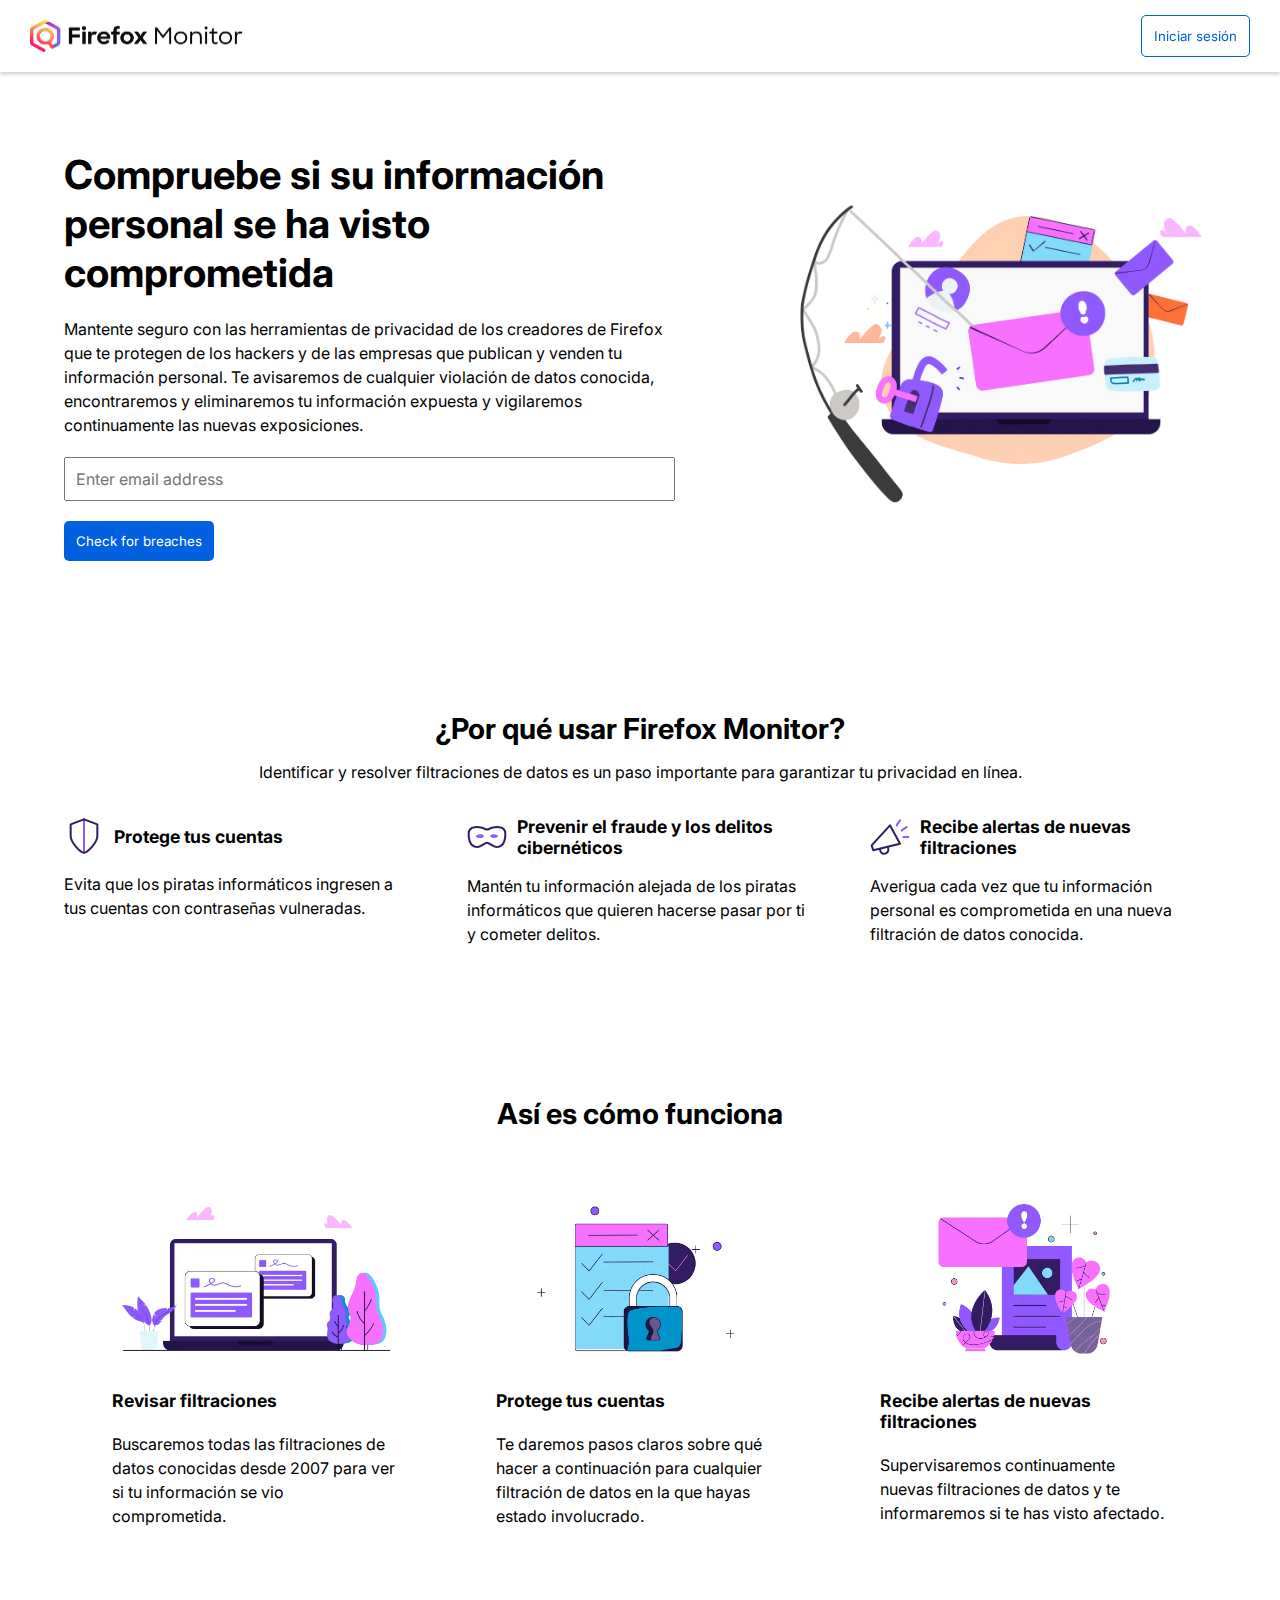
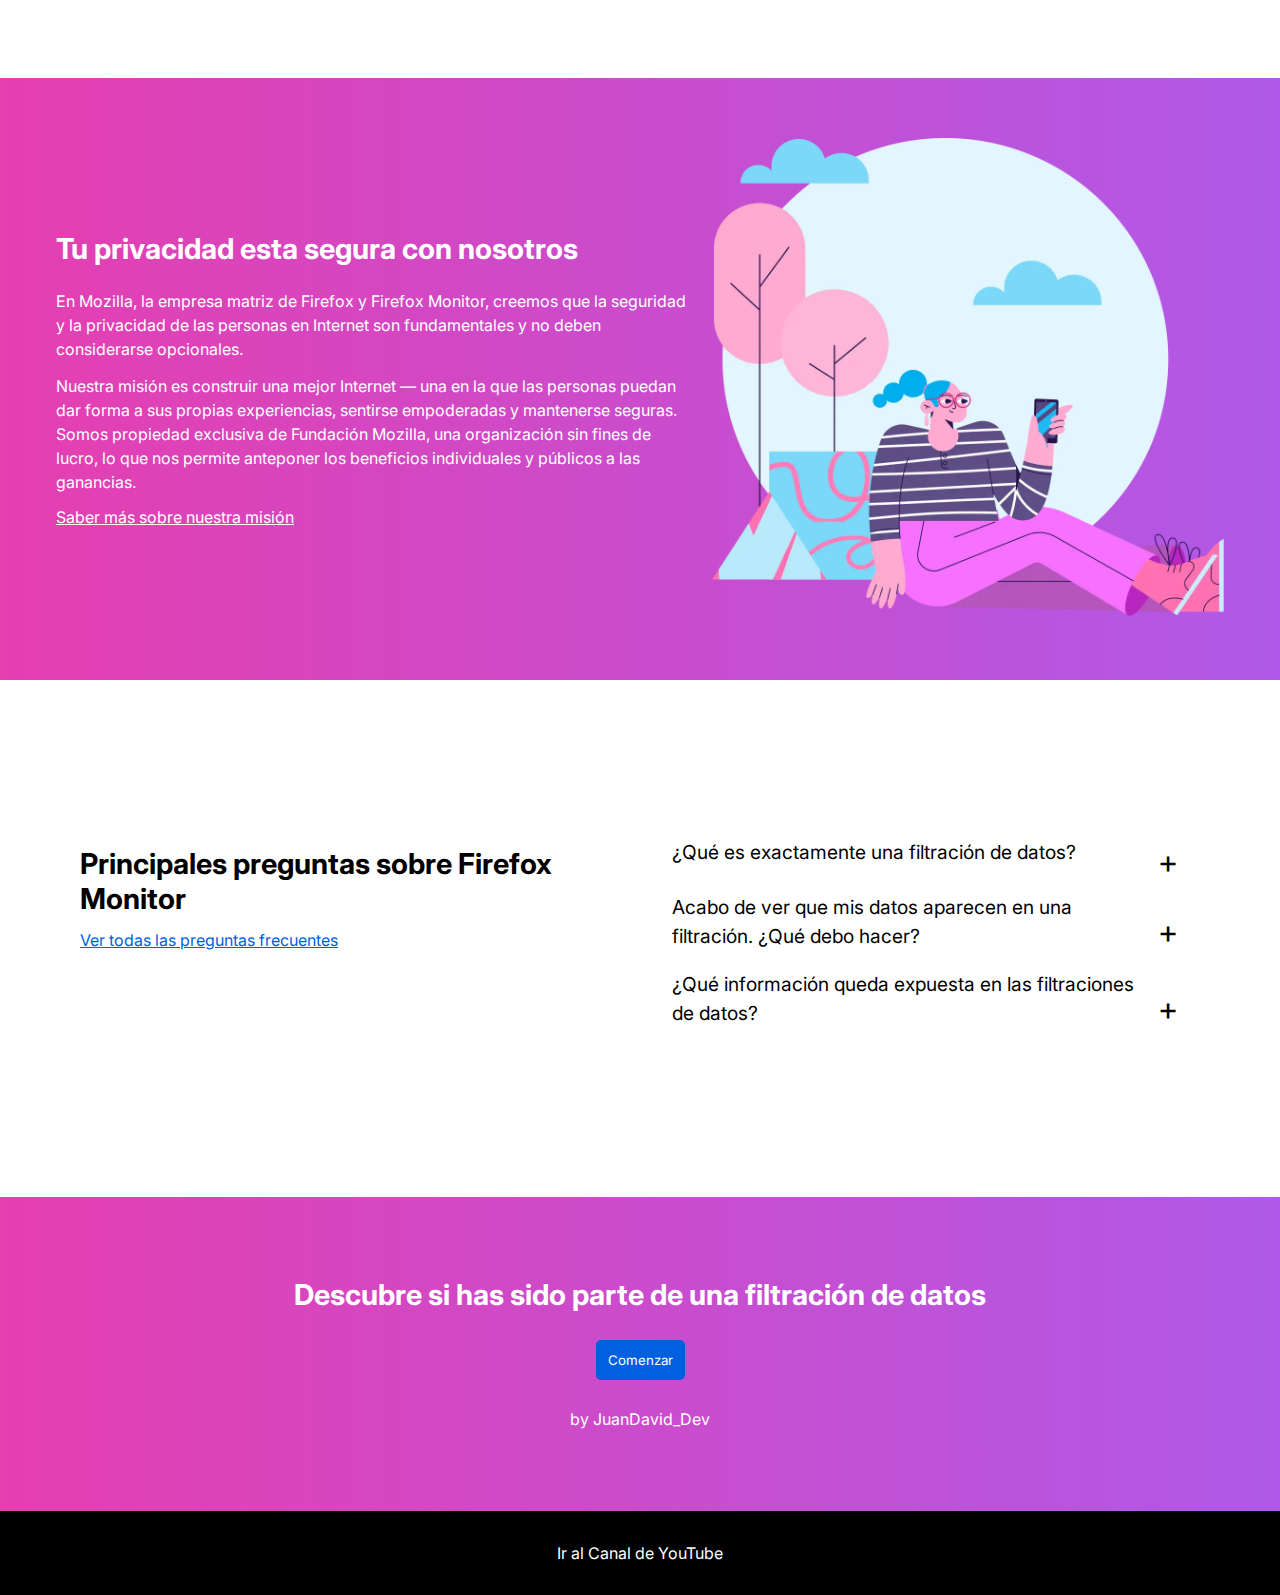
<file: index.html>
<!DOCTYPE html>
<html lang="es">
<head>
    <meta charset="UTF-8">
    <meta http-equiv="X-UA-Compatible" content="IE=edge">
    <meta name="viewport" content="width=device-width, initial-scale=1.0">
    <title>Firefox Monitor</title>
    <!-- My CSS -->
    <link rel="stylesheet" href="css/styles.css">
    <!-- Favicon -->
    <link rel="icon" type="image/png" href="img/favicon.png"/>    
</head>
<body>
    
    <nav class="navbar">
        <img src="img/monitor-logo.webp" alt="Logo Firefox Monitor">
        <button onclick="window.location.href = 'pages/login.html'" class="button__secondary">Iniciar sesión</button>
    </nav>

    <main class="main">

        <section class="main__section__one">
            <div class="main__section__one--info">
                <h1>Compruebe si su información personal se ha visto comprometida</h1>
                <p>Mantente seguro con las herramientas de privacidad de los creadores de Firefox que te protegen de los hackers y de las empresas que publican y venden tu información personal. Te avisaremos de cualquier violación de datos conocida, encontraremos y eliminaremos tu información expuesta y vigilaremos continuamente las nuevas exposiciones.</p>
                <form>
                    <input class="input__primary" type="email" placeholder="Enter email address">
                </form>
                <button class="button__primary">Check for breaches</button>
            </div>
            <div class="main__section__one--img">
                <img src="img/img-section-one.webp" alt="computador, referencia a seguridad de la información">
            </div>
        </section>

       <section class="main__section__two">
            <div class="main__section__two--because">
                <h2>¿Por qué usar Firefox Monitor?</h2>
                <p>Identificar y resolver filtraciones de datos es un paso importante para garantizar tu privacidad en línea.</p>
            </div>
            <div class="main__section__two--reasons">
                <div class="main__section__two--reasons--reason">
                    <div>
                        <img src="img/icon-shield.svg" alt="">
                        <h3>Protege tus cuentas</h3>
                    </div>
                    <p>Evita que los piratas informáticos ingresen a tus cuentas con contraseñas vulneradas.</p>
                </div>
                <div class="main__section__two--reasons--reason">
                    <div>
                        <img src="img/icon-mask.svg" alt="">
                        <h3>Prevenir el fraude y los delitos cibernéticos</h3>
                    </div>                    
                    <p>Mantén tu información alejada de los piratas informáticos que quieren hacerse pasar por ti y cometer delitos.</p>
                </div>
                <div class="main__section__two--reasons--reason">                    
                    <div>
                        <img src="img/icon-megaphone.svg" alt="">
                        <h3>Recibe alertas de nuevas filtraciones</h3>
                    </div> 
                    <p>Averigua cada vez que tu información personal es comprometida en una nueva filtración de datos conocida.</p>
                </div>
            </div>
       </section>

    <section class="main__section__three">
        <div class="main__section__three--how">
            <h2>Así es cómo funciona</h2>
        </div>
        <div class="main__section__three--functions">
            <div class="main__section__three--functions--function">
                <div>
                    <img src="img/landing-laptop.webp" alt="">
                </div>
                <h3>Revisar filtraciones</h3>
                <p>Buscaremos todas las filtraciones de datos conocidas desde 2007 para ver si tu información se vio comprometida.</p>
            </div>
            <div class="main__section__three--functions--function">
                <div>
                    <img src="img/landing-lock.webp" alt="">
                </div>
                <h3>Protege tus cuentas</h3>
                <p>Te daremos pasos claros sobre qué hacer a continuación para cualquier filtración de datos en la que hayas estado involucrado.</p>
            </div>
            <div class="main__section__three--functions--function"> 
                <div>
                    <img src="img/landing-mail.webp" alt="">
                </div>
                <h3>Recibe alertas de nuevas filtraciones</h3>
                <p>Supervisaremos continuamente nuevas filtraciones de datos y te informaremos si te has visto afectado.</p>
            </div>
        </div>
    </section>

    <section class="main__section__four">
        <div class="main__section__four--container">
            <div class="main__section__four--container--info">
                <h2>Tu privacidad esta segura con nosotros</h2>
                <p>En Mozilla, la empresa matriz de Firefox y Firefox Monitor, creemos que la seguridad y la privacidad de las personas en Internet son fundamentales y no deben considerarse opcionales.</p>
                <p>Nuestra misión es construir una mejor Internet — una en la que las personas puedan dar forma a sus propias experiencias, sentirse empoderadas y mantenerse seguras. Somos propiedad exclusiva de Fundación Mozilla, una organización sin fines de lucro, lo que nos permite anteponer los beneficios individuales y públicos a las ganancias.</p>
                <a href="#">Saber más sobre nuestra misión</a>
            </div>
            <div class="main__section__four--container--img">
                <img src="img/landing-nature-phone.webp" alt="">
            </div>
        </div>
    </section>

    <section class="main__section__five">
        <div class="main__section__five--questions">
            <h2>Principales preguntas sobre Firefox Monitor</h2>
            <a href="#">Ver todas las preguntas frecuentes</a>
        </div>
        <div class="main__section__five--links">

            <div class="main__section__five--links--link">
                <div>
                    <p>¿Qué es exactamente una filtración de datos?</p>
                    <button class="button__toggle">+</button>
                </div>
                <p class="main__section__five--links--link--content">Una violación de datos se produce cuando información personal o privada queda expuesta, es robada o copiada sin permiso. Estos incidentes de seguridad pueden ser el resultado de ciberataques a sitios web, aplicaciones o cualquier base de datos en la que resida información personal. Una violación de datos también puede ocurrir por accidente, como si las credenciales de inicio de sesión de alguien se publican accidentalmente.</p>
            </div>

            <div class="main__section__five--links--link">
                <div>
                    <p>Acabo de ver que mis datos aparecen en una filtración. ¿Qué debo hacer?</p>
                    <button class="button__toggle"">+</button>
                </div>
                <p class="main__section__five--links--link--content">Visita Firefox Monitor para saber qué hacer después de una filtración de datos. Los piratas informáticos confían en que las personas reutilicen las contraseñas, por lo que es importante crear contraseñas seguras y únicas para todas tus cuentas. Guarda tus contraseñas en un lugar seguro al que solo tu tengas acceso; este podría ser el mismo lugar donde almacenas documentos importantes o un administrador de contraseñas.</p>
            </div>

            <div class="main__section__five--links--link">
                <div>
                    <p>¿Qué información queda expuesta en las filtraciones de datos?</p>
                    <button class="button__toggle">+</button>
                </div>
                <p class="main__section__five--links--link--content">No todas las violaciones exponen la misma información. Depende de a qué puedan acceder los piratas informáticos. Muchas revelan direcciones de correo electrónico y contraseñas. Otras exponen información más sensible, como números de tarjetas de crédito, pasaportes y números de la seguridad social.</p>
            </div>

        </div>
    </section>

    <section class="main__section__six">    
        <div class="main__section__six--container">
            <div class="main__section__six--container--info">
                <h2>Descubre si has sido parte de una filtración de datos</h2>
                <button class="button__primary">Comenzar</button>
                <p>by JuanDavid_Dev</p>
            </div>
        </div>
    </section>

    </main>

    <footer class="footer">
        <div class="footer--links">
            <a href="https://www.youtube.com/@juandavid_dev" target="_blank">Ir al Canal de YouTube</a>
        </div>
    </footer>
    
    <script src="js/app.js"></script>
</body>
</html>
</file>
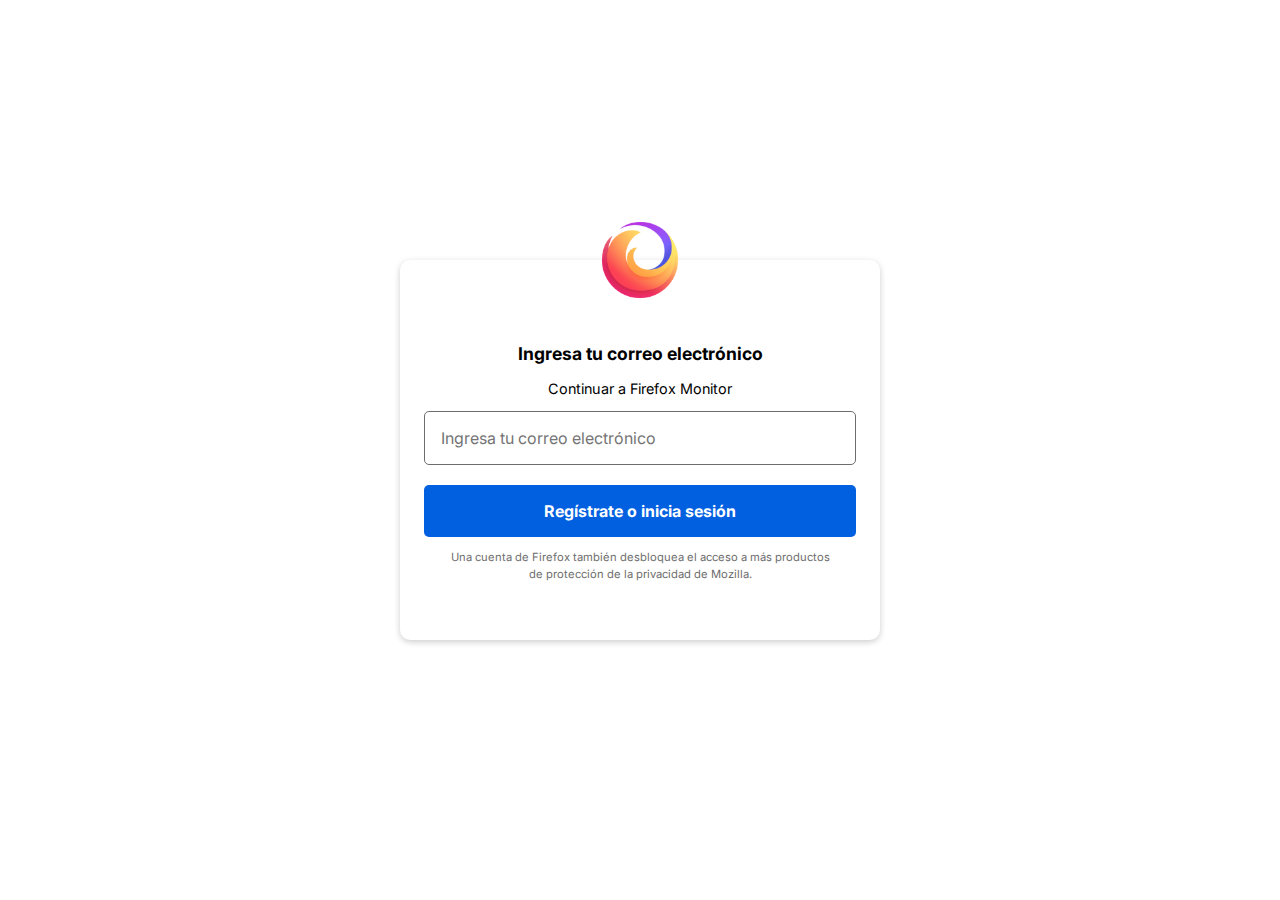
<file: pages/login.html>
<!DOCTYPE html>
<html lang="es">
<head>
    <meta charset="UTF-8">
    <meta http-equiv="X-UA-Compatible" content="IE=edge">
    <meta name="viewport" content="width=device-width, initial-scale=1.0">
    <title>Cuentas firefox</title>
    <!-- My CSS -->
    <link rel="stylesheet" href="../css/login.css">
    <link rel="stylesheet" href="../css/styles.css">
    <!-- Favicon -->
    <link rel="icon" type="image/png" href="../img/firefox-logo.png"/>    
</head>
<body>

    <main class="login">

        <img class="login__logo" src="../img/firefox-logo.png" alt="">
        <div class="login__card">
            <h3>Ingresa tu correo electrónico</h3>
            <p>Continuar a Firefox Monitor</p>
            <form action="">
                <input class="input__primary" type="email" placeholder="Ingresa tu correo electrónico">
            </form>
            <button class="button__primary">Regístrate o inicia sesión</button>
            <p>Una cuenta de Firefox también desbloquea el acceso a más productos de protección de la privacidad de Mozilla. </p>
        </div>

    </main>  
    
    
    <script src="../js/app.js"></script>
</body>
</html>
</file>
<file: css/styles.css>
@import url("https://fonts.googleapis.com/css2?family=Inter:wght@200;400;700&display=swap");

:root {
  --blue-50: #0060df;
  --blue-60: #0250bb;
  --white: #fff;
  --black: #000;
  --gray-40: #6d6d6d;
}

* {
  margin: 0;
  padding: 0;
  box-sizing: border-box;
  font-family: "Inter", sans-serif;
}

button {
  font-family: "Inter", sans-serif;
  padding: 12px;
  cursor: pointer;
  border-radius: 5px;
}

input {
  font-family: "Inter", sans-serif;
}

/* Reutilizables */

.button__secondary {
  background: transparent;
  border: 1px solid var(--blue-50);
  color: var(--blue-50);
}

.button__primary {
  background: var(--blue-50);
  border: none;
  color: var(--white);
}

.button__primary:hover {
  background: var(--blue-60);
}

.button__toggle {
  border: none;
  background: transparent;
  cursor: pointer;
  font-size: 2em;
}

.input__primary {
  padding: 10px;
}

.matgin__section {
  margin-top: 150px;
}

h2 {
  font-size: 1.8em;
}

h3 {
  font-size: 1.1em;
}

p {
  line-height: 1.5;
}

/* Reutilizables */

.navbar {
  position: fixed;
  top: 0;
  left: 0;
  width: 100%;
  margin: auto;
  display: flex;
  align-items: center;
  justify-content: space-between;
  padding: 15px 30px;
  background: #fff;
  box-shadow: 0 2px 4px rgba(0, 0, 0, 0.2);
}

.navbar img {
  height: 32.5833px;
  width: 213px;
}

.main {
  margin-top: 150px;
  width: 100%;
}

/* Section one start */

.main__section__one,
.main__section__two,
.main__section__three {
  width: 90%;
  max-width: 1366px;
  margin: auto;
  display: flex;
  align-items: center;
}

.main__section__one--info {
  width: 60%;
  padding-right: 5em;
}

.main__section__one--info h1 {
  font-size: 40px;
  margin-bottom: 0.5em;
}

.main__section__one--info form input {
  width: 100%;
  margin: 20px 0;
  font-size: 1em;
}

.main__section__one--img {
  width: 40%;
}

.main__section__one--img img {
  width: 100%;  
}

@media screen and (max-width: 700px) {
  .main__section__one {
    flex-direction: column-reverse;
    align-items: start;
  }
  .main__section__one--info {
    width: 100%;
    padding-right: 0;
  }
  .main__section__one--img{
    width: 90%;
  }
}

/* section one end */

/* section two start */

.main__section__two,
.main__section__three {
  margin-top: 150px;
  flex-direction: column;
  align-items: center;
}

.main__section__two--because {
  text-align: center;
}

.main__section__two--because h2 {
  margin-bottom: 0.5em;
}

.main__section__two--because p,
.main__section__three--how h2 {
  margin-bottom: 2em;
}

.main__section__two--reasons {
  display: flex;
  justify-content: space-between;
}

.main__section__two--reasons--reason {
  width: 30%;
}

.main__section__two--reasons--reason div {
  display: flex;
  align-items: center;
  margin-bottom: 1em;
}

.main__section__two--reasons--reason div img {
  margin-right: 10px;
}

@media screen and (max-width: 700px) {
    .main__section__two--reasons {
        flex-direction: column;
    }

    .main__section__two--reasons--reason {
        width: 100%;
        margin-bottom: 2.5em;
      }
}

/* section two end */

/* section three start */

.main__section__three--functions {
  display: flex;
  justify-content: space-around;
}

.main__section__three--functions--function {
  width: 25%;
}

.main__section__three--functions--function div {
  height: 180px;
  display: flex;
  align-items: center;
  justify-content: center;
}

.main__section__three--functions--function div img {
  max-height: 150px;
}

.main__section__three--functions--function h3 {
  margin: 1.2em 0;
}

@media screen and (max-width: 700px) {
    .main__section__three--functions {
        flex-direction: column;
        align-items: center;
    }

    .main__section__three--functions--function {
        width: 90%;
        margin: 1em 0;
      }
}

/* section three end */

/* section four start */

.main__section__four,
.main__section__six {
  width: 100%;
  background: linear-gradient(to right, #e53fb0, #b059e8);
  margin-top: 150px;
}

.main__section__four--container,
.main__section__six--container {
  width: 100%;
  display: flex;
  justify-content: center;
  align-items: center;
  max-width: 1366px;
  margin: auto;
}

.main__section__four--container--img {
  width: 40%;
}

.main__section__four--container--img img {
  width: 100%;
  margin: 60px 0;
  max-height: 500px;
  max-width: 540px;
}

.main__section__four--container--info {
  margin: 60px 0;
  width: 50%;
  margin-right: 1em;
  color: var(--white);
}

.main__section__four--container--info h2,
.main__section__four--container--info p {
  margin-bottom: 0.8em;
}

.main__section__four--container--info a {
  color: var(--white);
}

@media screen and (max-width: 700px) {
    .main__section__four--container {
        flex-direction: column;
        align-items: center;
    }
    .main__section__four--container--info {
        width: 90%;
        margin-bottom: 0;
    }

    .main__section__four--container--img {
        width: 80%;
    }
}

/* section four end */

/* section five start */

.main__section__five {
  display: flex;
  width: 90%;
  max-width: 1366px;
  margin: auto;
  margin-top: 150px;
}

.main__section__five--questions {
  width: 50%;
  margin: 1em;
}

.main__section__five--questions h2 {
  margin-bottom: 0.5em;
}

.main__section__five--questions a {
  color: var(--blue-50);
}

.main__section__five--links {
  width: 45%;
}

.main__section__five--links--link div {
  display: flex;
  justify-content: space-between;
  align-items: center;
}

.main__section__five--links--link div p {
  font-size: 1.2em;
  margin-bottom: 1em;
}

.main__section__five--links--link--content {
  display: none;
  color: var(--gray-40);
  margin-bottom: 1em;
}

@media screen and (max-width: 700px) {
    .main__section__five {
        flex-direction: column;
    }

    .main__section__five--questions {
        width: 100%;
        margin: 0;
        margin-bottom: 2em;
    }
    
    .main__section__five--links {
        width: 100%;
    }
}

/* section five end */

/* section six start */

.main__section__six--container--info {
  margin: 80px 0;
  text-align: center;
  color: var(--white);
}

.main__section__six--container--info h2 {
  margin-bottom: 1em;
}

.main__section__six--container--info button {
  margin-bottom: 2em;
}

@media screen and (max-width: 700px) {
    .main__section__six--container {
        width: 90%;
    }

    .button__primary{
        width: 100%;
    }
}

/* section six end */

/* Footer Start */

.footer {
  background: var(--black);
  display: flex;
  justify-content: center;
  align-items: center;
}

.footer--links {
  padding: 2em;
}

.footer--links a {
  color: var(--white);
  text-decoration: none;
}

/* Footer End */
</file>
<file: css/login.css>
:root {
    --blue-50:#0060df;
    --blue-60:#0250bb;
    --white: #fff;
    --black: #000;
    --gray-40: #6d6d6d;
}

.login {
    position: absolute;
    top: 50%;
    left: 50%;
    transform: translate(-50%, -50%);
}

.login__logo {
    position: absolute;
    top: 0%;
    left: 50%;
    transform: translate(-50%, -50%);
    z-index: 1;
}

.login__logo {
    width: 84px;
    height: auto;
}

.login__card {
    width: 480px;
    height: 380px;
    border-radius: 10px;
    box-shadow: 0 2px 6px rgba(0, 0, 0, 0.2); 
    display: flex;
    flex-direction: column;
    justify-content: center;
    align-items: center;
}

.login__card h3 {
    margin-top: 2em;
    margin-bottom: 0.8em;
}

.login__card p {
    text-align: center;
    font-size: 0.9em;
    margin-bottom: 0.8em;
}

.login__card p:nth-child(5) {
    font-size: 0.7em;
    width: 80%;
    color: var(--gray-40);
}

.login__card form {
    margin-bottom: 1.2em;
    width: 90%;
}

.login__card form input {
    width: 100%;
    font-size: 1em;
    padding: 1em;
    border-radius: 5px;
    border: 1px solid var(--gray-40);
}

.login__card button {
    width: 90%;
    font-weight: 700;
    font-size: 1em;
    padding: 1em;
    margin-bottom: 0.8em;
}
</file>
